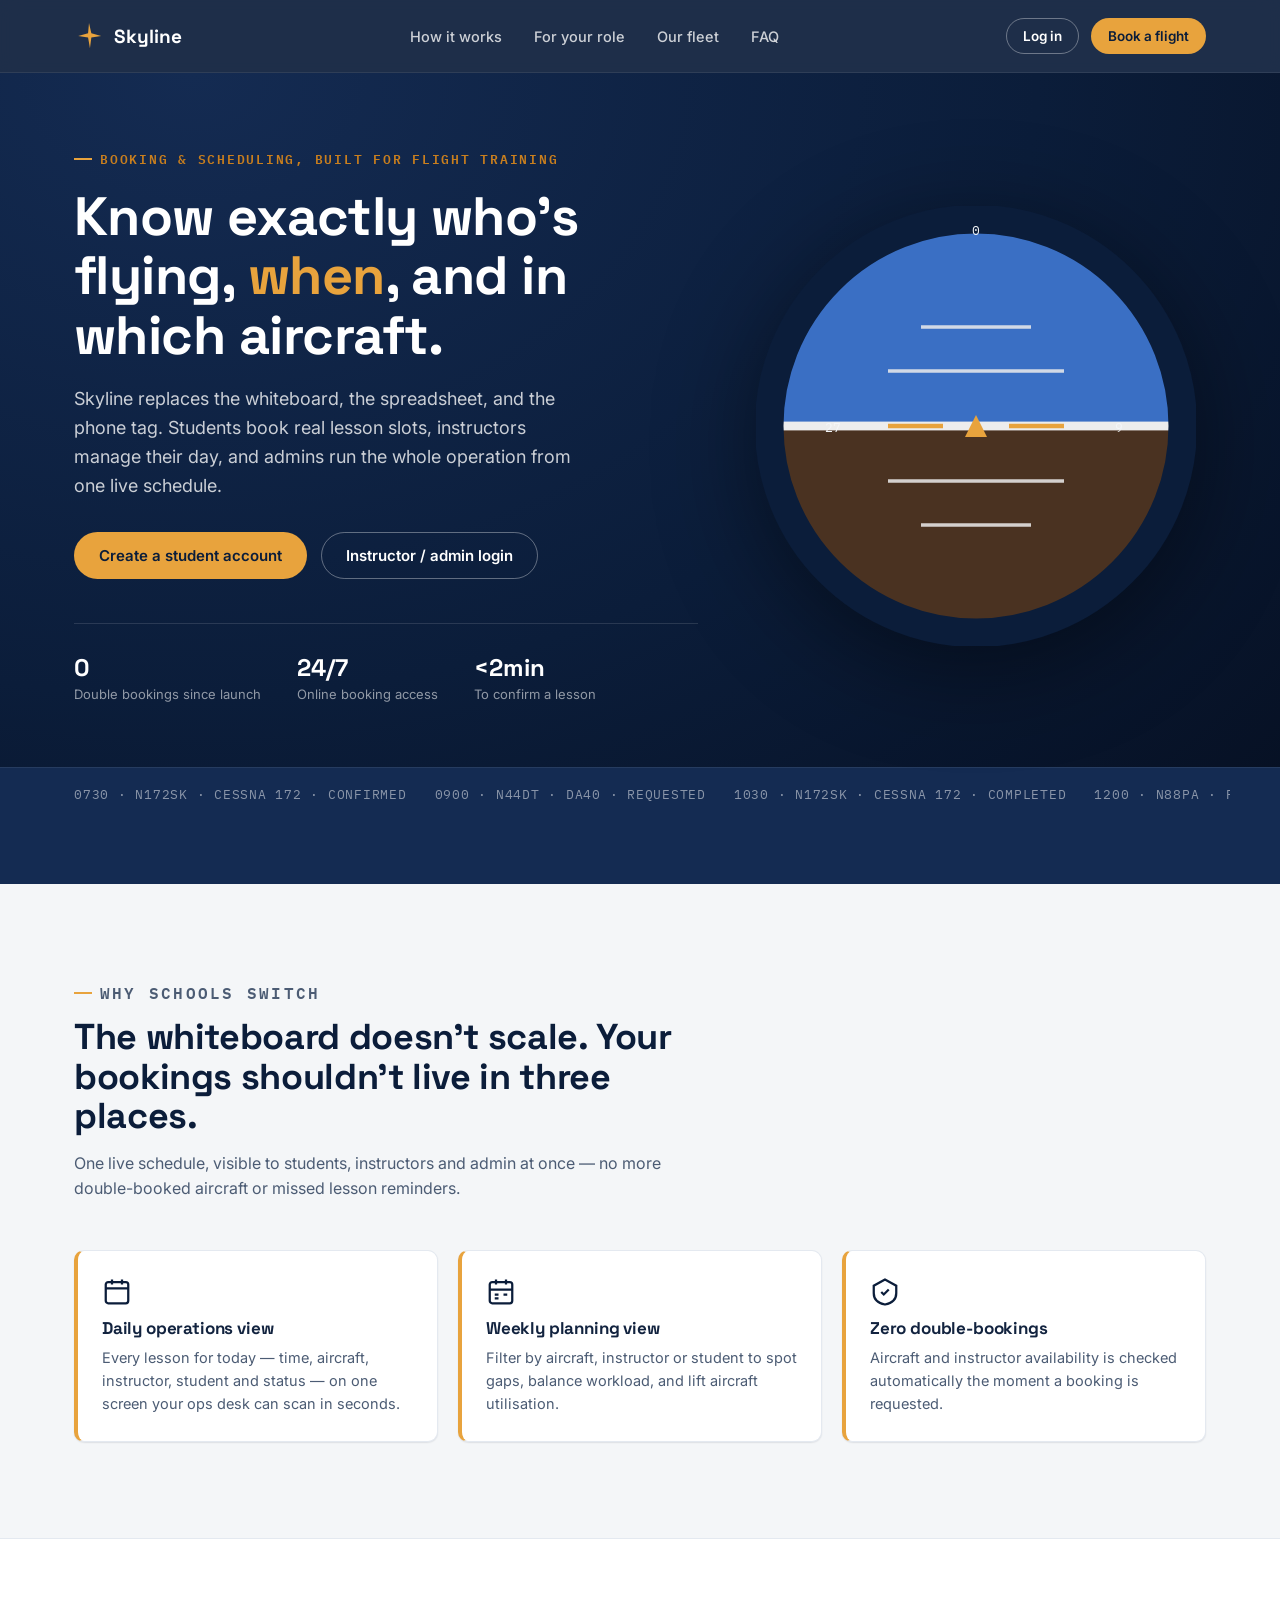
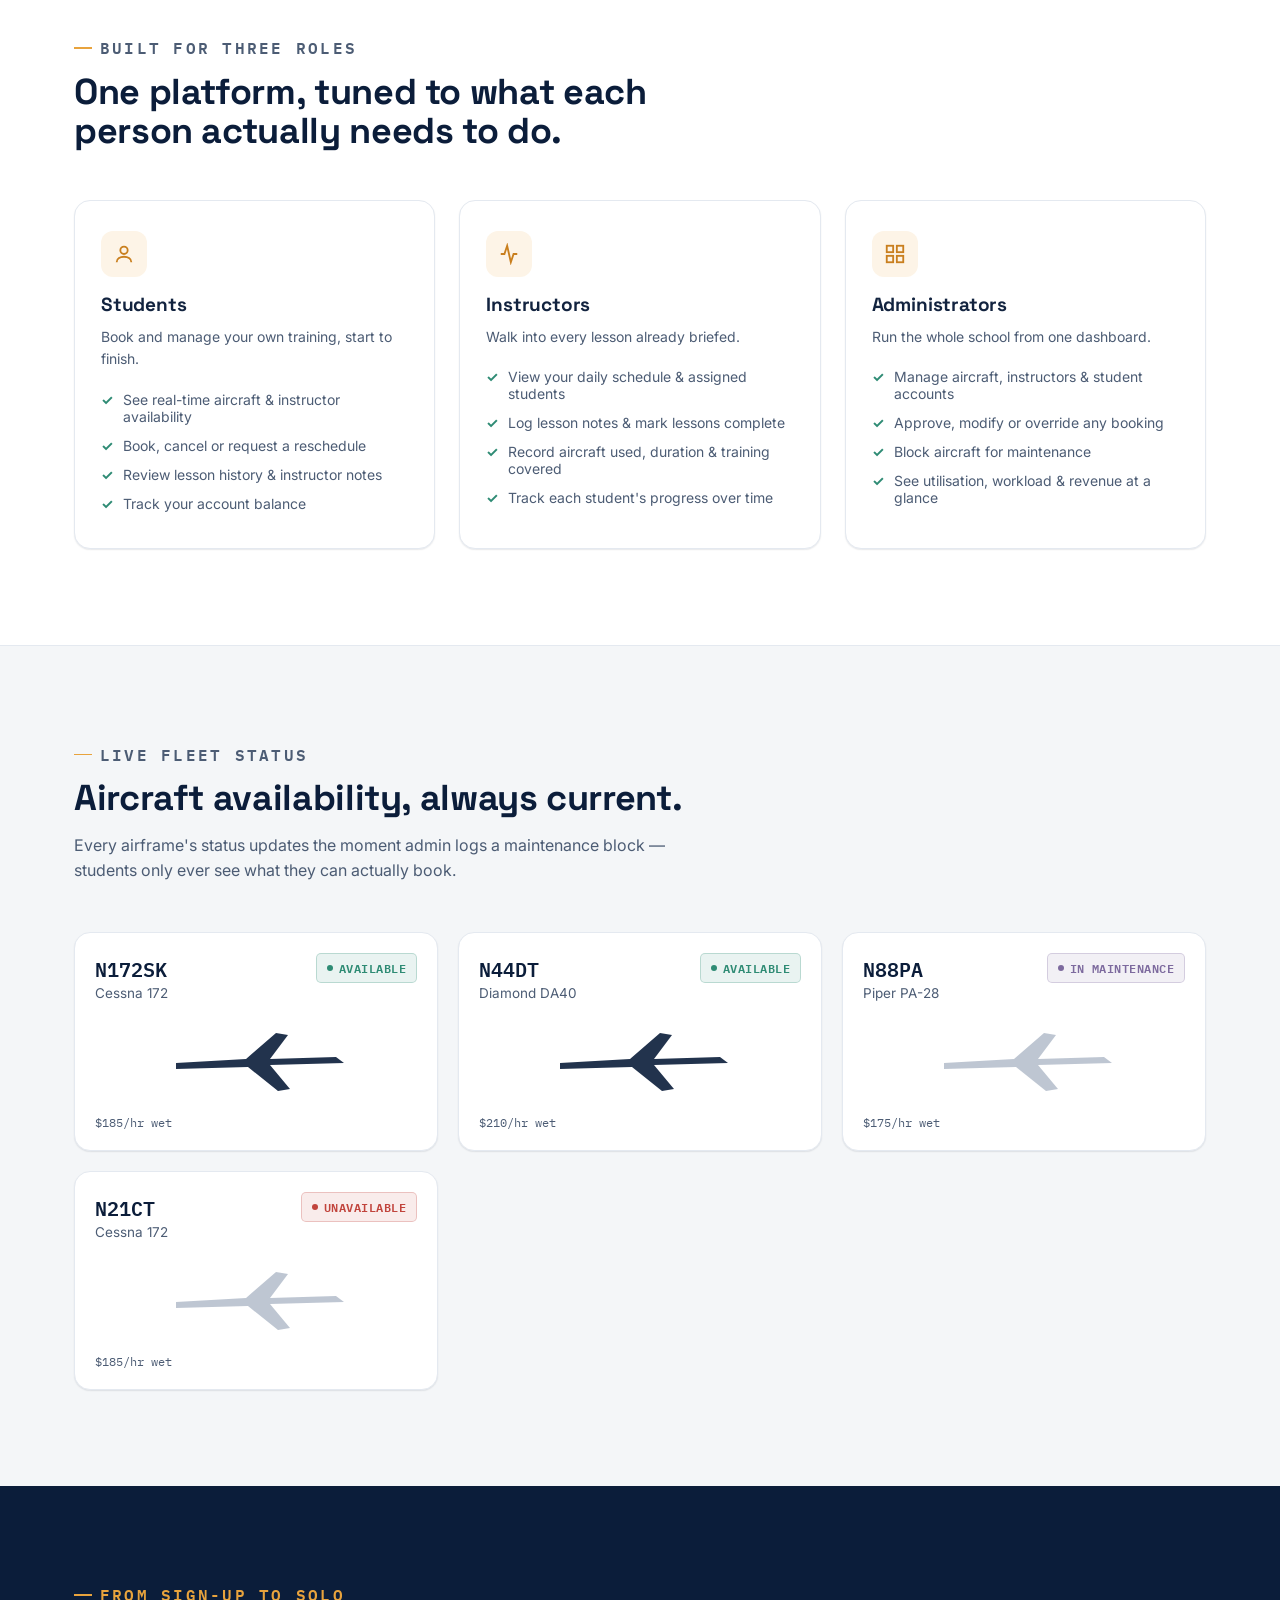
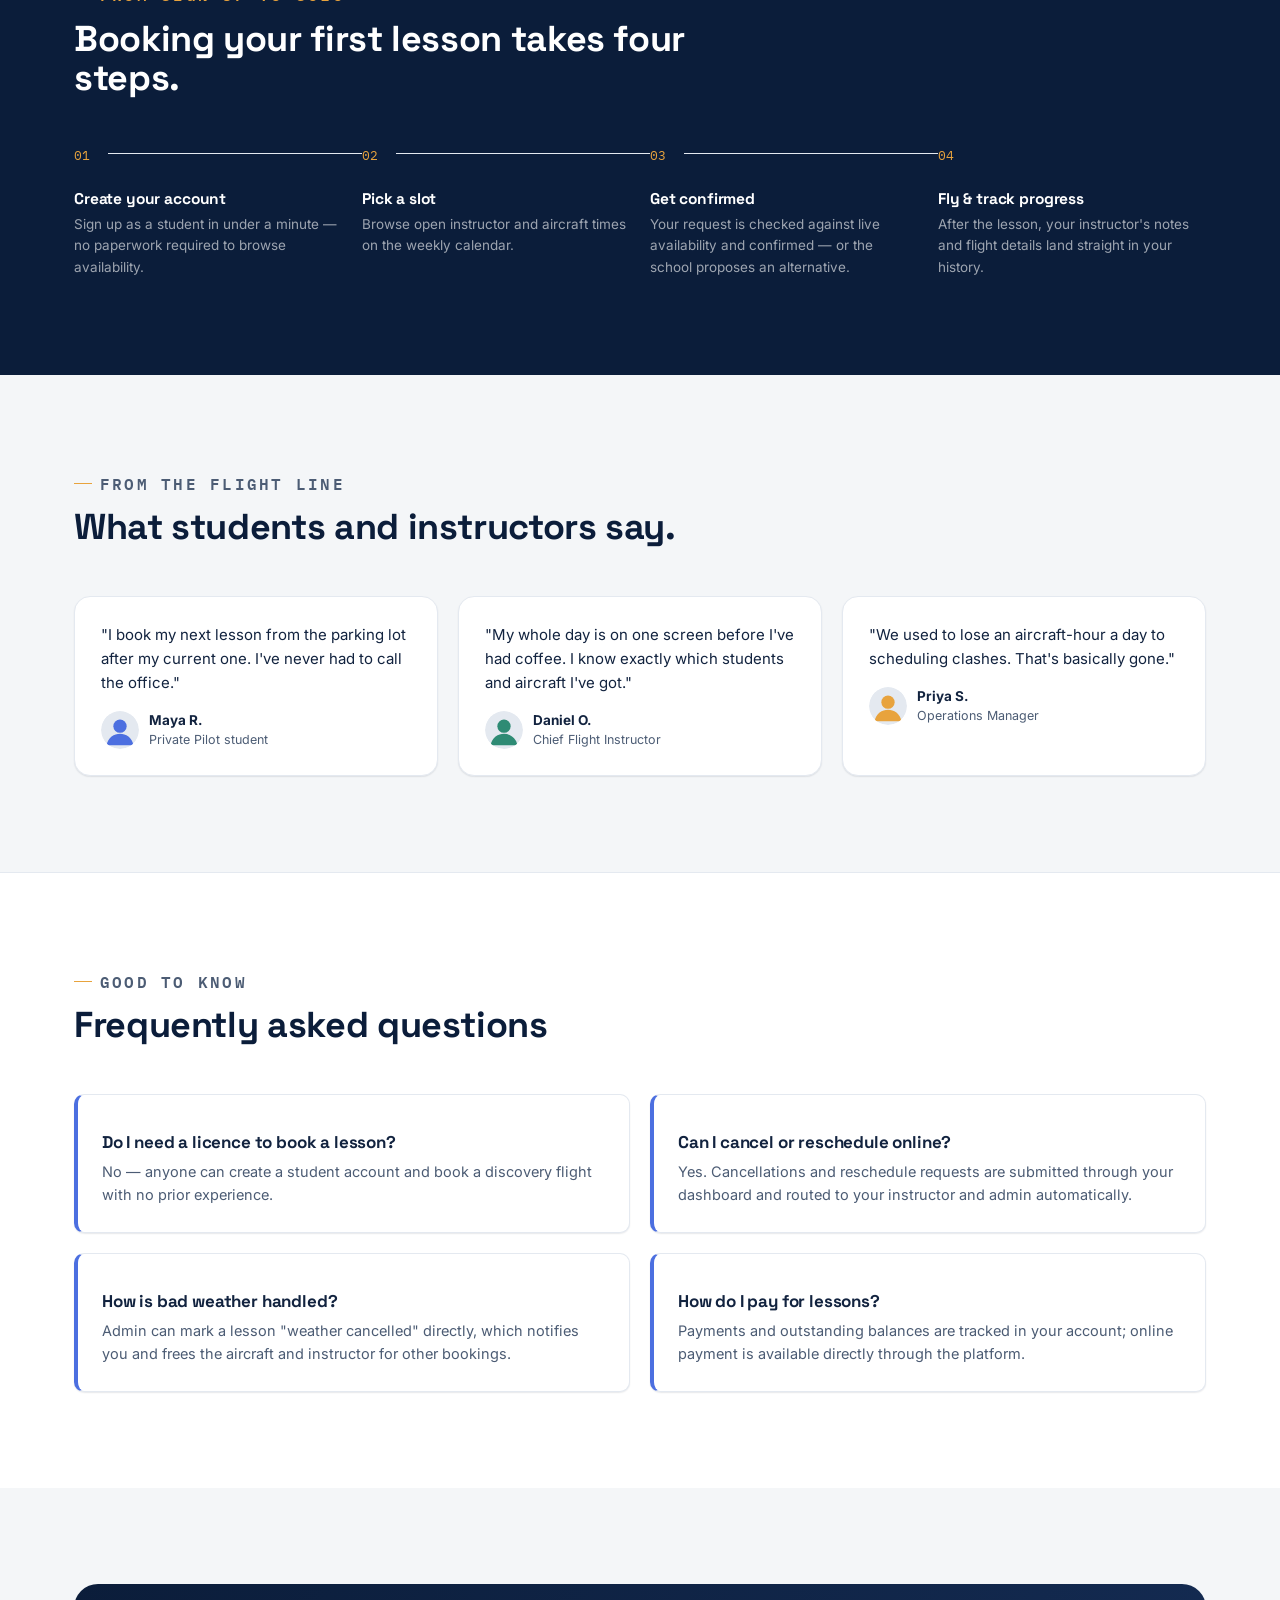
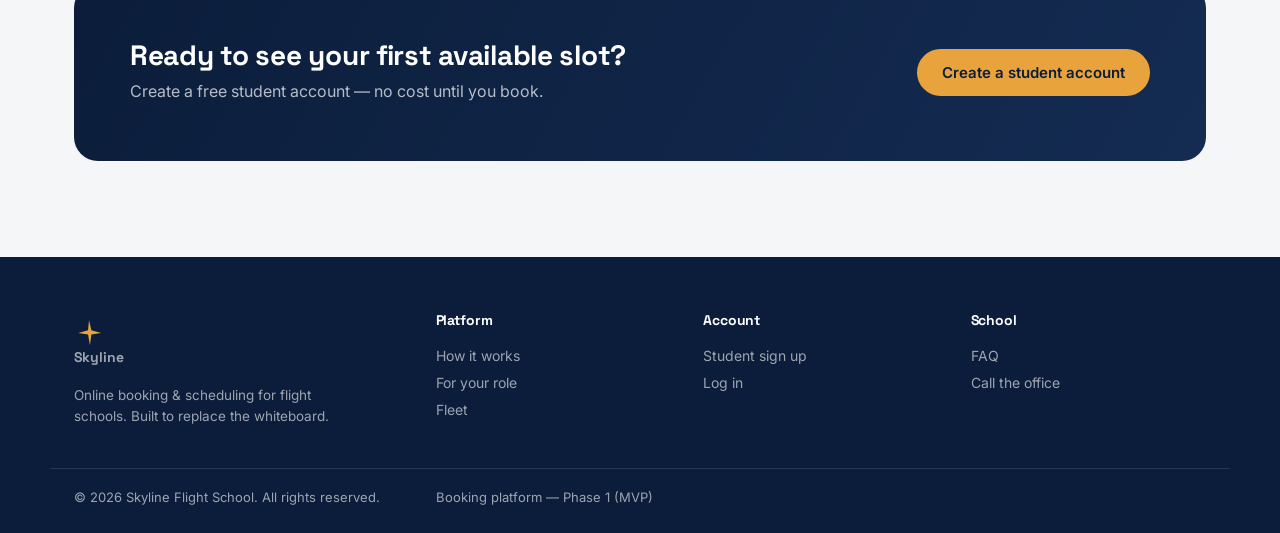
<file: index.html>
<!DOCTYPE html>
<html lang="en">
<head>
<meta charset="UTF-8">
<meta name="viewport" content="width=device-width, initial-scale=1.0">
<title>Skyline Flight School — Online Flight Lesson Booking &amp; Scheduling</title>
<meta name="description" content="Book flight lessons online in minutes. Skyline Flight School's booking platform shows real-time aircraft and instructor availability, so you always know what's flying, when, and with whom.">
<meta name="keywords" content="flight school booking, learn to fly, flight lesson scheduling, student pilot, flying lessons near me, aircraft booking system">
<link rel="canonical" href="https://www.skylineflightschool.example/">

<meta property="og:type" content="website">
<meta property="og:title" content="Skyline Flight School — Online Flight Lesson Booking">
<meta property="og:description" content="Real-time aircraft and instructor availability. Book, reschedule, and track your flight training online — no more phone tag.">
<meta property="og:url" content="https://www.skylineflightschool.example/">
<meta name="twitter:card" content="summary_large_image">

<link rel="preconnect" href="https://fonts.googleapis.com">
<link rel="stylesheet" href="css/styles.css">
<style>
  /* ---- Hero ---- */
  .hero{
    background:radial-gradient(120% 140% at 15% 0%, var(--sky-deep-2) 0%, var(--sky-deep) 55%, #060F21 100%);
    color:#fff; padding:76px 0 0; overflow:hidden; position:relative;
  }
  .hero .wrap{ display:grid; grid-template-columns:1fr 460px; gap:48px; align-items:center; padding-bottom:64px; }
  .hero h1{ font-size:clamp(34px,4.6vw,54px); font-weight:700; margin:18px 0 20px; }
  .hero h1 em{ font-style:normal; color:var(--beacon); }
  .hero p.lead{ font-size:18px; color:rgba(255,255,255,0.78); max-width:520px; margin-bottom:32px; }
  .hero-cta{ display:flex; gap:14px; flex-wrap:wrap; margin-bottom:44px; }
  .hero-stats{ display:flex; gap:36px; padding-top:28px; border-top:1px solid rgba(255,255,255,0.12); }
  .hero-stats div strong{ display:block; font-family:var(--font-display); font-size:24px; color:#fff; }
  .hero-stats div span{ font-size:13px; color:rgba(255,255,255,0.55); }

  /* Attitude indicator (signature element) */
  .horizon-wrap{ position:relative; width:100%; aspect-ratio:1/1; max-width:440px; justify-self:center; }
  .horizon-ring{ filter:drop-shadow(0 20px 50px rgba(0,0,0,0.45)); }
  .horizon-sky{ animation:tilt 9s ease-in-out infinite; transform-origin:200px 200px; }
  @keyframes tilt{ 0%,100%{ transform:rotate(-6deg) translateY(0); } 50%{ transform:rotate(5deg) translateY(-6px); } }
  .horizon-tick{ animation:none; }

  .strip-belt{ background:var(--sky-deep-2); border-top:1px solid rgba(255,255,255,0.08); padding:18px 0; }
  .strip-belt .wrap{ display:flex; gap:0; overflow:hidden; }
  .strip-track{ display:flex; gap:28px; animation:scroll-strip 26s linear infinite; white-space:nowrap; }
  .strip-track span{ font-family:var(--font-mono); font-size:12.5px; color:rgba(255,255,255,0.5); letter-spacing:0.06em; }
  @keyframes scroll-strip{ from{ transform:translateX(0);} to{ transform:translateX(-50%);} }

  /* ---- Problem / flight-strip cards ---- */
  .strip-card{
    background:var(--runway-card); border:1px solid var(--cloud); border-left:4px solid var(--beacon);
    border-radius:var(--radius-md); padding:26px 24px; box-shadow:var(--shadow-sm);
  }
  .strip-card h3{ font-size:17px; margin:12px 0 8px; }
  .strip-card p{ color:var(--ink-soft); font-size:14.5px; }
  .grid-3{ display:grid; grid-template-columns:repeat(3,1fr); gap:20px; }
  .grid-2{ display:grid; grid-template-columns:1fr 1fr; gap:20px; }
  @media (max-width:860px){ .grid-3,.grid-2{ grid-template-columns:1fr; } .hero .wrap{ grid-template-columns:1fr; } .horizon-wrap{ max-width:280px; } }

  .section-head{ max-width:620px; margin-bottom:48px; }
  .section-head h2{ font-size:clamp(26px,3.4vw,36px); margin:12px 0 14px; color:var(--sky-deep); }
  .section-head p{ color:var(--ink-soft); font-size:16px; }

  .section-alt{ background:var(--sky-deep); color:#fff; }
  .section-alt .section-head h2{ color:#fff; }
  .section-alt .section-head p{ color:rgba(255,255,255,0.65); }

  /* Role tabs */
  .role-grid{ display:grid; grid-template-columns:repeat(3,1fr); gap:24px; }
  .role-card{ padding:30px 26px; }
  .role-card .icon-badge{ width:46px; height:46px; border-radius:12px; display:flex; align-items:center; justify-content:center; background:rgba(232,163,61,0.12); margin-bottom:18px; }
  .role-card h3{ font-size:19px; margin-bottom:10px; }
  .role-card ul{ margin:14px 0 0; padding:0; list-style:none; }
  .role-card li{ font-size:14px; color:var(--ink-soft); padding:6px 0 6px 22px; position:relative; }
  .role-card li::before{ content:'✓'; position:absolute; left:0; color:var(--confirmed); font-weight:700; }
  @media (max-width:860px){ .role-grid{ grid-template-columns:1fr; } }

  /* Fleet */
  .fleet-card{ padding:20px; display:flex; flex-direction:column; gap:12px; }
  .fleet-top{ display:flex; justify-content:space-between; align-items:flex-start; }
  .fleet-reg{ font-family:var(--font-mono); font-size:20px; font-weight:600; color:var(--sky-deep); }
  .fleet-type{ font-size:13.5px; color:var(--ink-soft); }
  .fleet-plane{ width:100%; height:90px; }

  /* Steps timeline */
  .steps{ display:grid; grid-template-columns:repeat(4,1fr); gap:20px; counter-reset:step; }
  .step{ position:relative; padding-top:44px; }
  .step::before{ counter-increment:step; content:counter(step,decimal-leading-zero); font-family:var(--font-mono); font-size:13px; color:var(--beacon); position:absolute; top:0; left:0; }
  .step::after{ content:''; position:absolute; top:6px; left:34px; right:-20px; height:1px; background:var(--cloud); }
  .steps .step:last-child::after{ display:none; }
  .step h4{ font-size:15.5px; margin-bottom:6px; }
  .step p{ font-size:13.5px; color:var(--ink-soft); }
  @media (max-width:860px){ .steps{ grid-template-columns:1fr 1fr; } }

  /* Testimonials */
  .quote-card{ padding:26px; }
  .quote-card p{ font-size:15px; color:var(--ink); margin-bottom:16px; }
  .quote-who{ display:flex; align-items:center; gap:10px; }
  .avatar{ width:38px; height:38px; border-radius:50%; }
  .quote-who strong{ font-size:13.5px; display:block; }
  .quote-who span{ font-size:12.5px; color:var(--ink-soft); }

  .cta-band{ background:linear-gradient(120deg,var(--sky-deep),var(--sky-deep-2)); color:#fff; border-radius:24px; padding:56px; display:flex; justify-content:space-between; align-items:center; gap:24px; flex-wrap:wrap; }
  .cta-band h2{ font-size:28px; margin-bottom:8px; }
  .cta-band p{ color:rgba(255,255,255,0.7); }
</style>

<script type="application/ld+json">
{
  "@context": "https://schema.org",
  "@type": "FlightSchool",
  "name": "Skyline Flight School",
  "description": "Flight training school offering online lesson booking, private pilot licence and recreational pilot training.",
  "url": "https://www.skylineflightschool.example/",
  "telephone": "+1-555-0142",
  "address": {
    "@type": "PostalAddress",
    "addressLocality": "Your City",
    "addressCountry": "US"
  },
  "priceRange": "$$"
}
</script>
</head>
<body>

<nav class="nav">
  <div class="wrap">
    <a class="brand" href="index.html">
      <svg viewBox="0 0 32 32" fill="none"><path d="M16 2 L18.5 13 L29 16 L18.5 17.5 L17 29 L15 17.5 L4.5 16 L15 13 Z" fill="#E8A33D"/></svg>
      Skyline
    </a>
    <div class="nav-links">
      <a href="#how-it-works">How it works</a>
      <a href="#roles">For your role</a>
      <a href="#fleet">Our fleet</a>
      <a href="#faq">FAQ</a>
    </div>
    <div class="nav-cta">
      <a class="btn btn-outline btn-sm" href="login.html">Log in</a>
      <a class="btn btn-primary btn-sm" href="signup.html">Book a flight</a>
    </div>
  </div>
</nav>

<header class="hero">
  <div class="wrap">
    <div>
      <p class="eyebrow">Booking &amp; scheduling, built for flight training</p>
      <h1>Know exactly who's flying, <em>when</em>, and in which aircraft.</h1>
      <p class="lead">Skyline replaces the whiteboard, the spreadsheet, and the phone tag. Students book real lesson slots, instructors manage their day, and admins run the whole operation from one live schedule.</p>
      <div class="hero-cta">
        <a class="btn btn-primary" href="signup.html">Create a student account</a>
        <a class="btn btn-outline" href="login.html">Instructor / admin login</a>
      </div>
      <div class="hero-stats">
        <div><strong>0</strong><span>Double bookings since launch</span></div>
        <div><strong>24/7</strong><span>Online booking access</span></div>
        <div><strong>&lt;2min</strong><span>To confirm a lesson</span></div>
      </div>
    </div>

    <div class="horizon-wrap" aria-hidden="true">
      <svg viewBox="0 0 400 400" class="horizon-ring">
        <title>Artificial horizon instrument, representing precision and reliability</title>
        <circle cx="200" cy="200" r="188" fill="#0A1730" stroke="#2A3E63" stroke-width="10"/>
        <clipPath id="horizonClip"><circle cx="200" cy="200" r="176"/></clipPath>
        <g clip-path="url(#horizonClip)">
          <g class="horizon-sky">
            <rect x="-100" y="-200" width="600" height="400" fill="#3A6FC4"/>
            <rect x="-100" y="200" width="600" height="400" fill="#4A3221"/>
            <rect x="-100" y="196" width="600" height="8" fill="#EDEDED"/>
            <g stroke="#EDEDED" stroke-width="3" opacity="0.85">
              <line x1="120" y1="150" x2="280" y2="150"/>
              <line x1="150" y1="110" x2="250" y2="110"/>
              <line x1="120" y1="250" x2="280" y2="250"/>
              <line x1="150" y1="290" x2="250" y2="290"/>
            </g>
          </g>
        </g>
        <g stroke="#E8A33D" stroke-width="4">
          <line x1="120" y1="200" x2="170" y2="200"/>
          <line x1="230" y1="200" x2="280" y2="200"/>
          <polygon points="200,190 190,210 210,210" fill="#E8A33D" stroke="none"/>
        </g>
        <circle cx="200" cy="200" r="188" fill="none" stroke="#0B1D3A" stroke-width="26"/>
        <g fill="#F4F6F8" font-family="IBM Plex Mono" font-size="12">
          <text x="200" y="26" text-anchor="middle">0</text>
          <text x="330" y="205" text-anchor="middle">9</text>
          <text x="70" y="205" text-anchor="middle">27</text>
        </g>
      </svg>
    </div>
  </div>

  <div class="strip-belt">
    <div class="wrap">
      <div class="strip-track">
        <span>0730 · N172SK · CESSNA 172 · CONFIRMED</span>
        <span>0900 · N44DT · DA40 · REQUESTED</span>
        <span>1030 · N172SK · CESSNA 172 · COMPLETED</span>
        <span>1200 · N88PA · PA-28 · WEATHER CANCELLED</span>
        <span>1330 · N44DT · DA40 · CONFIRMED</span>
        <span>0730 · N172SK · CESSNA 172 · CONFIRMED</span>
        <span>0900 · N44DT · DA40 · REQUESTED</span>
        <span>1030 · N172SK · CESSNA 172 · COMPLETED</span>
        <span>1200 · N88PA · PA-28 · WEATHER CANCELLED</span>
        <span>1330 · N44DT · DA40 · CONFIRMED</span>
      </div>
    </div>
  </div>
</header>

<!-- PROBLEM / SOLUTION -->
<section id="how-it-works">
  <div class="wrap">
    <div class="section-head">
      <p class="eyebrow">Why schools switch</p>
      <h2>The whiteboard doesn't scale. Your bookings shouldn't live in three places.</h2>
      <p>One live schedule, visible to students, instructors and admin at once — no more double-booked aircraft or missed lesson reminders.</p>
    </div>
    <div class="grid-3">
      <div class="strip-card">
        <svg width="30" height="30" viewBox="0 0 24 24" fill="none" stroke="#0B1D3A" stroke-width="1.8"><rect x="3" y="4" width="18" height="17" rx="2"/><path d="M3 9h18M8 2v4M16 2v4"/></svg>
        <h3>Daily operations view</h3>
        <p>Every lesson for today — time, aircraft, instructor, student and status — on one screen your ops desk can scan in seconds.</p>
      </div>
      <div class="strip-card">
        <svg width="30" height="30" viewBox="0 0 24 24" fill="none" stroke="#0B1D3A" stroke-width="1.8"><rect x="3" y="4" width="18" height="17" rx="2"/><path d="M3 10h18M8 2v4M16 2v4"/><path d="M7 14h3M14 14h3M7 17h3"/></svg>
        <h3>Weekly planning view</h3>
        <p>Filter by aircraft, instructor or student to spot gaps, balance workload, and lift aircraft utilisation.</p>
      </div>
      <div class="strip-card">
        <svg width="30" height="30" viewBox="0 0 24 24" fill="none" stroke="#0B1D3A" stroke-width="1.8"><path d="M12 2 3 7v6c0 5 4 8 9 9 5-1 9-4 9-9V7l-9-5Z"/><path d="M9 12l2 2 4-4"/></svg>
        <h3>Zero double-bookings</h3>
        <p>Aircraft and instructor availability is checked automatically the moment a booking is requested.</p>
      </div>
    </div>
  </div>
</section>

<!-- ROLES -->
<section id="roles" style="background:var(--runway-card); border-top:1px solid var(--cloud); border-bottom:1px solid var(--cloud);">
  <div class="wrap">
    <div class="section-head">
      <p class="eyebrow">Built for three roles</p>
      <h2>One platform, tuned to what each person actually needs to do.</h2>
    </div>
    <div class="role-grid">
      <div class="card role-card">
        <div class="icon-badge"><svg width="22" height="22" viewBox="0 0 24 24" fill="none" stroke="#C97F1E" stroke-width="2"><circle cx="12" cy="8" r="4"/><path d="M4 21c0-4 4-6 8-6s8 2 8 6"/></svg></div>
        <h3>Students</h3>
        <p style="color:var(--ink-soft); font-size:14px;">Book and manage your own training, start to finish.</p>
        <ul>
          <li>See real-time aircraft &amp; instructor availability</li>
          <li>Book, cancel or request a reschedule</li>
          <li>Review lesson history &amp; instructor notes</li>
          <li>Track your account balance</li>
        </ul>
      </div>
      <div class="card role-card">
        <div class="icon-badge"><svg width="22" height="22" viewBox="0 0 24 24" fill="none" stroke="#C97F1E" stroke-width="2"><path d="M3 12h4l3-9 4 18 3-9h4"/></svg></div>
        <h3>Instructors</h3>
        <p style="color:var(--ink-soft); font-size:14px;">Walk into every lesson already briefed.</p>
        <ul>
          <li>View your daily schedule &amp; assigned students</li>
          <li>Log lesson notes &amp; mark lessons complete</li>
          <li>Record aircraft used, duration &amp; training covered</li>
          <li>Track each student's progress over time</li>
        </ul>
      </div>
      <div class="card role-card">
        <div class="icon-badge"><svg width="22" height="22" viewBox="0 0 24 24" fill="none" stroke="#C97F1E" stroke-width="2"><rect x="3" y="3" width="7" height="7"/><rect x="14" y="3" width="7" height="7"/><rect x="3" y="14" width="7" height="7"/><rect x="14" y="14" width="7" height="7"/></svg></div>
        <h3>Administrators</h3>
        <p style="color:var(--ink-soft); font-size:14px;">Run the whole school from one dashboard.</p>
        <ul>
          <li>Manage aircraft, instructors &amp; student accounts</li>
          <li>Approve, modify or override any booking</li>
          <li>Block aircraft for maintenance</li>
          <li>See utilisation, workload &amp; revenue at a glance</li>
        </ul>
      </div>
    </div>
  </div>
</section>

<!-- FLEET -->
<section id="fleet">
  <div class="wrap">
    <div class="section-head">
      <p class="eyebrow">Live fleet status</p>
      <h2>Aircraft availability, always current.</h2>
      <p>Every airframe's status updates the moment admin logs a maintenance block — students only ever see what they can actually book.</p>
    </div>
    <div class="grid-3" id="fleet-preview"><!-- filled by js/fleet-preview.js --></div>
  </div>
</section>

<!-- STEPS -->
<section class="section-alt">
  <div class="wrap">
    <div class="section-head">
      <p class="eyebrow" style="color:var(--beacon);">From sign-up to solo</p>
      <h2>Booking your first lesson takes four steps.</h2>
    </div>
    <div class="steps">
      <div class="step"><h4 style="color:#fff;">Create your account</h4><p style="color:rgba(255,255,255,0.6);">Sign up as a student in under a minute — no paperwork required to browse availability.</p></div>
      <div class="step"><h4 style="color:#fff;">Pick a slot</h4><p style="color:rgba(255,255,255,0.6);">Browse open instructor and aircraft times on the weekly calendar.</p></div>
      <div class="step"><h4 style="color:#fff;">Get confirmed</h4><p style="color:rgba(255,255,255,0.6);">Your request is checked against live availability and confirmed — or the school proposes an alternative.</p></div>
      <div class="step"><h4 style="color:#fff;">Fly &amp; track progress</h4><p style="color:rgba(255,255,255,0.6);">After the lesson, your instructor's notes and flight details land straight in your history.</p></div>
    </div>
  </div>
</section>

<!-- TESTIMONIALS -->
<section>
  <div class="wrap">
    <div class="section-head">
      <p class="eyebrow">From the flight line</p>
      <h2>What students and instructors say.</h2>
    </div>
    <div class="grid-3">
      <div class="card quote-card">
        <p>"I book my next lesson from the parking lot after my current one. I've never had to call the office."</p>
        <div class="quote-who"><svg class="avatar" viewBox="0 0 40 40"><circle cx="20" cy="20" r="20" fill="#E4E9F0"/><circle cx="20" cy="16" r="7" fill="#4C6FE0"/><path d="M6 36c1-8 8-12 14-12s13 4 14 12" fill="#4C6FE0"/></svg><div><strong>Maya R.</strong><span>Private Pilot student</span></div></div>
      </div>
      <div class="card quote-card">
        <p>"My whole day is on one screen before I've had coffee. I know exactly which students and aircraft I've got."</p>
        <div class="quote-who"><svg class="avatar" viewBox="0 0 40 40"><circle cx="20" cy="20" r="20" fill="#E4E9F0"/><circle cx="20" cy="16" r="7" fill="#2E8B74"/><path d="M6 36c1-8 8-12 14-12s13 4 14 12" fill="#2E8B74"/></svg><div><strong>Daniel O.</strong><span>Chief Flight Instructor</span></div></div>
      </div>
      <div class="card quote-card">
        <p>"We used to lose an aircraft-hour a day to scheduling clashes. That's basically gone."</p>
        <div class="quote-who"><svg class="avatar" viewBox="0 0 40 40"><circle cx="20" cy="20" r="20" fill="#E4E9F0"/><circle cx="20" cy="16" r="7" fill="#E8A33D"/><path d="M6 36c1-8 8-12 14-12s13 4 14 12" fill="#E8A33D"/></svg><div><strong>Priya S.</strong><span>Operations Manager</span></div></div>
      </div>
    </div>
  </div>
</section>

<!-- FAQ -->
<section id="faq" style="background:var(--runway-card); border-top:1px solid var(--cloud);">
  <div class="wrap">
    <div class="section-head"><p class="eyebrow">Good to know</p><h2>Frequently asked questions</h2></div>
    <div class="grid-2">
      <div class="strip-card" style="border-left-color:var(--requested);"><h3>Do I need a licence to book a lesson?</h3><p>No — anyone can create a student account and book a discovery flight with no prior experience.</p></div>
      <div class="strip-card" style="border-left-color:var(--requested);"><h3>Can I cancel or reschedule online?</h3><p>Yes. Cancellations and reschedule requests are submitted through your dashboard and routed to your instructor and admin automatically.</p></div>
      <div class="strip-card" style="border-left-color:var(--requested);"><h3>How is bad weather handled?</h3><p>Admin can mark a lesson "weather cancelled" directly, which notifies you and frees the aircraft and instructor for other bookings.</p></div>
      <div class="strip-card" style="border-left-color:var(--requested);"><h3>How do I pay for lessons?</h3><p>Payments and outstanding balances are tracked in your account; online payment is available directly through the platform.</p></div>
    </div>
  </div>
</section>

<!-- CTA -->
<section>
  <div class="wrap">
    <div class="cta-band">
      <div>
        <h2>Ready to see your first available slot?</h2>
        <p>Create a free student account — no cost until you book.</p>
      </div>
      <a class="btn btn-primary" href="signup.html">Create a student account</a>
    </div>
  </div>
</section>

<footer class="footer">
  <div class="wrap">
    <div>
      <a class="brand" href="index.html" style="margin-bottom:14px;">
        <svg viewBox="0 0 32 32" fill="none"><path d="M16 2 L18.5 13 L29 16 L18.5 17.5 L17 29 L15 17.5 L4.5 16 L15 13 Z" fill="#E8A33D"/></svg>
        Skyline
      </a>
      <p style="max-width:260px; font-size:13.5px;">Online booking &amp; scheduling for flight schools. Built to replace the whiteboard.</p>
    </div>
    <div><h4>Platform</h4><a href="#how-it-works">How it works</a><a href="#roles">For your role</a><a href="#fleet">Fleet</a></div>
    <div><h4>Account</h4><a href="signup.html">Student sign up</a><a href="login.html">Log in</a></div>
    <div><h4>School</h4><a href="#faq">FAQ</a><a href="tel:+15550142">Call the office</a></div>
  </div>
  <div class="wrap footer-bottom">
    <span>© 2026 Skyline Flight School. All rights reserved.</span>
    <span>Booking platform — Phase 1 (MVP)</span>
  </div>
</footer>

<script src="js/fleet-preview.js" type="module"></script>
</body>
</html>
</file>
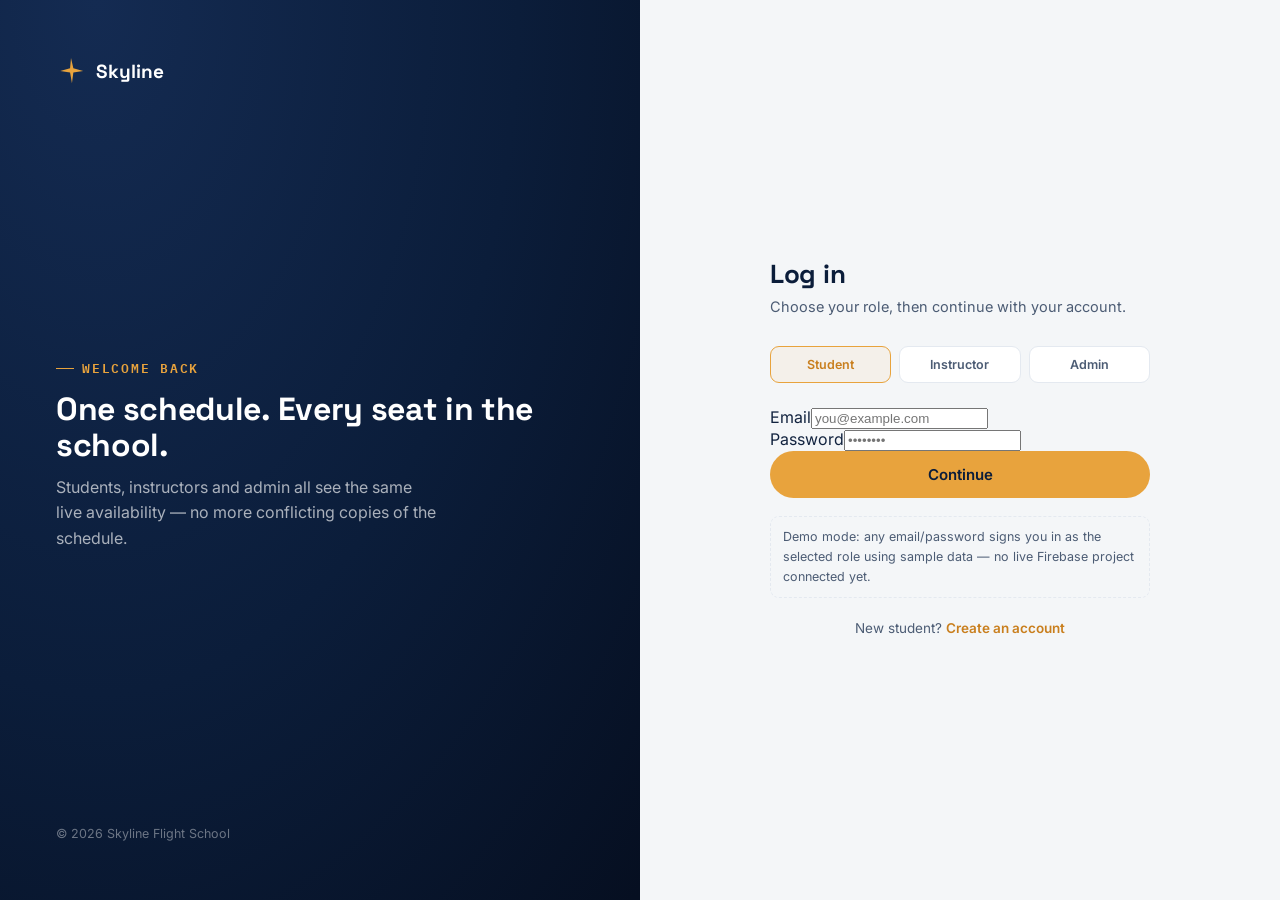
<file: login.html>
<!DOCTYPE html>
<html lang="en">
<head>
<meta charset="UTF-8">
<meta name="viewport" content="width=device-width, initial-scale=1.0">
<title>Log In — Skyline Flight School</title>
<meta name="description" content="Log in to your Skyline Flight School student, instructor, or admin account.">
<meta name="robots" content="noindex">
<link rel="stylesheet" href="css/styles.css">
<style>
  .auth-wrap{ min-height:100vh; display:grid; grid-template-columns:1fr 1fr; }
  .auth-visual{ background:radial-gradient(120% 140% at 15% 0%, var(--sky-deep-2) 0%, var(--sky-deep) 55%, #060F21 100%); color:#fff; padding:56px; display:flex; flex-direction:column; justify-content:space-between; }
  .auth-form-side{ display:flex; align-items:center; justify-content:center; padding:40px; }
  .auth-box{ width:100%; max-width:380px; }
  .auth-box h1{ font-size:26px; color:var(--sky-deep); margin-bottom:6px; }
  .auth-box p.sub{ color:var(--ink-soft); font-size:14.5px; margin-bottom:28px; }
  .role-pick{ display:grid; grid-template-columns:repeat(3,1fr); gap:8px; margin-bottom:24px; }
  .role-pick button{ padding:10px 6px; border-radius:9px; border:1.5px solid var(--cloud); background:#fff; font-size:12.5px; font-weight:600; color:var(--ink-soft); }
  .role-pick button.active{ border-color:var(--beacon); color:var(--beacon-deep); background:rgba(232,163,61,0.08); }
  .demo-note{ font-size:12.5px; color:var(--ink-soft); background:var(--runway); border:1px dashed var(--cloud); padding:10px 12px; border-radius:9px; margin-top:18px; }
  .auth-foot{ margin-top:20px; font-size:13.5px; color:var(--ink-soft); text-align:center; }
  @media (max-width:860px){ .auth-visual{ display:none; } }
</style>
</head>
<body>
<div class="auth-wrap">
  <div class="auth-visual">
    <a class="brand" href="index.html"><svg viewBox="0 0 32 32" fill="none"><path d="M16 2 L18.5 13 L29 16 L18.5 17.5 L17 29 L15 17.5 L4.5 16 L15 13 Z" fill="#E8A33D"/></svg>Skyline</a>
    <div>
      <p class="eyebrow" style="color:var(--beacon);">Welcome back</p>
      <h2 style="color:#fff; font-size:32px; margin:14px 0 12px;">One schedule. Every seat in the school.</h2>
      <p style="color:rgba(255,255,255,0.65); max-width:380px;">Students, instructors and admin all see the same live availability — no more conflicting copies of the schedule.</p>
    </div>
    <p style="font-size:12.5px; color:rgba(255,255,255,0.4);">© 2026 Skyline Flight School</p>
  </div>

  <div class="auth-form-side">
    <div class="auth-box">
      <h1>Log in</h1>
      <p class="sub">Choose your role, then continue with your account.</p>

      <div class="role-pick" role="group" aria-label="Account type">
        <button type="button" data-role="student" class="active">Student</button>
        <button type="button" data-role="instructor">Instructor</button>
        <button type="button" data-role="admin">Admin</button>
      </div>

      <form id="loginForm">
        <div class="field"><label for="email">Email</label><input id="email" type="email" placeholder="you@example.com" required></div>
        <div class="field"><label for="pw">Password</label><input id="pw" type="password" placeholder="••••••••" required></div>
        <button class="btn btn-primary btn-block" type="submit">Continue</button>
      </form>

      <p class="demo-note">Demo mode: any email/password signs you in as the selected role using sample data — no live Firebase project connected yet.</p>
      <p class="auth-foot">New student? <a href="signup.html" style="color:var(--beacon-deep); font-weight:600;">Create an account</a></p>
    </div>
  </div>
</div>

<script type="module">
  import { demoSignIn, DEMO_MODE } from './js/firebase-init.js';

  let role = 'student';
  document.querySelectorAll('.role-pick button').forEach(btn => {
    btn.addEventListener('click', () => {
      document.querySelectorAll('.role-pick button').forEach(b => b.classList.remove('active'));
      btn.classList.add('active');
      role = btn.dataset.role;
    });
  });

  document.getElementById('loginForm').addEventListener('submit', (e) => {
    e.preventDefault();
    // TODO(firebase): replace with signInWithEmailAndPassword(auth, email, password)
    // then read the users/{uid} doc to get `role` and redirect accordingly.
    demoSignIn(role);
    const dest = { student:'app/student.html', instructor:'app/instructor.html', admin:'app/admin.html' }[role];
    window.location.href = dest;
  });
</script>
</body>
</html>
</file>
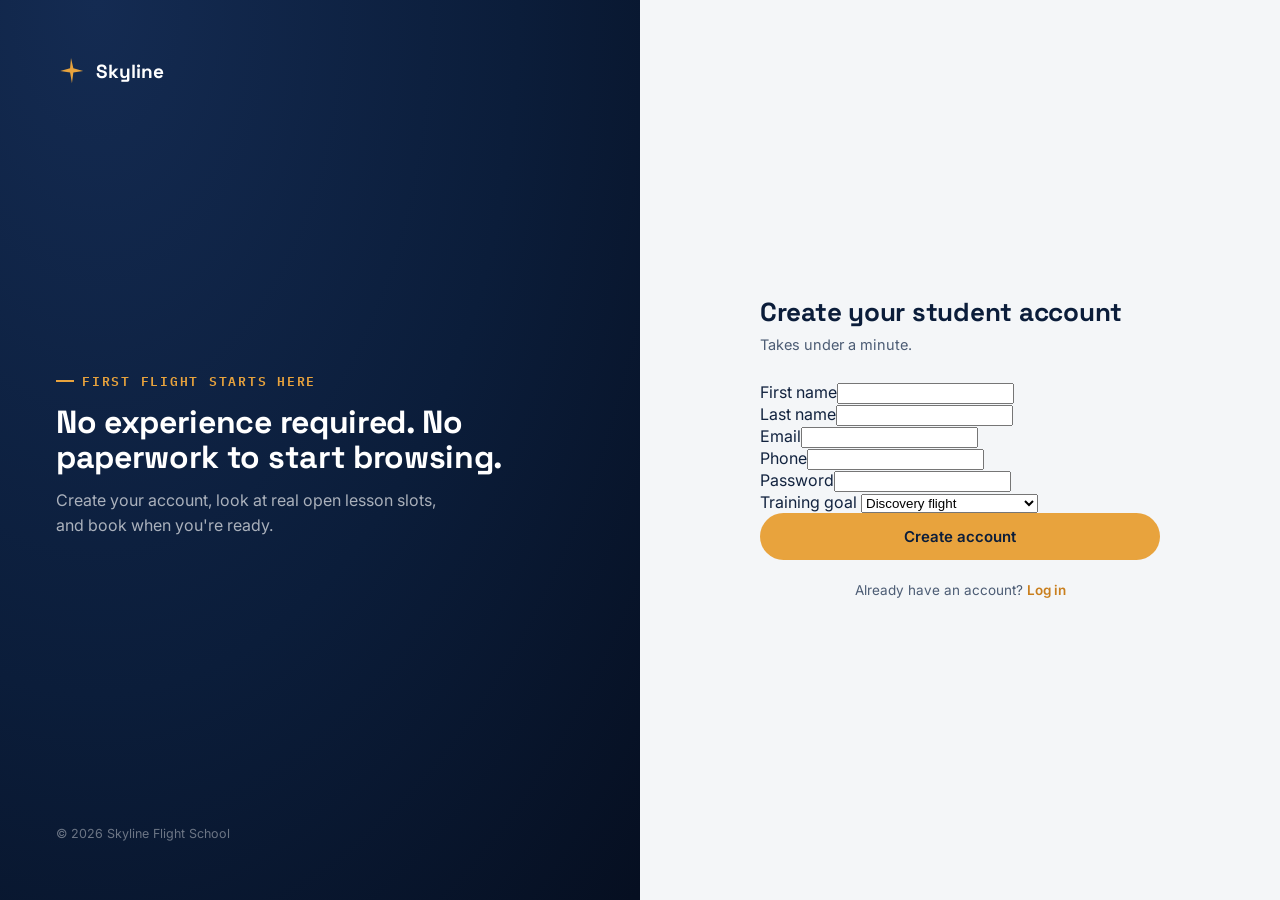
<file: signup.html>
<!DOCTYPE html>
<html lang="en">
<head>
<meta charset="UTF-8">
<meta name="viewport" content="width=device-width, initial-scale=1.0">
<title>Create a Student Account — Skyline Flight School</title>
<meta name="description" content="Create a free Skyline Flight School student account to browse instructor and aircraft availability and book your first lesson.">
<link rel="stylesheet" href="css/styles.css">
<style>
  .auth-wrap{ min-height:100vh; display:grid; grid-template-columns:1fr 1fr; }
  .auth-visual{ background:radial-gradient(120% 140% at 15% 0%, var(--sky-deep-2) 0%, var(--sky-deep) 55%, #060F21 100%); color:#fff; padding:56px; display:flex; flex-direction:column; justify-content:space-between; }
  .auth-form-side{ display:flex; align-items:center; justify-content:center; padding:40px; }
  .auth-box{ width:100%; max-width:400px; }
  .auth-box h1{ font-size:26px; color:var(--sky-deep); margin-bottom:6px; }
  .auth-box p.sub{ color:var(--ink-soft); font-size:14.5px; margin-bottom:26px; }
  .auth-foot{ margin-top:20px; font-size:13.5px; color:var(--ink-soft); text-align:center; }
  @media (max-width:860px){ .auth-visual{ display:none; } }
</style>
</head>
<body>
<div class="auth-wrap">
  <div class="auth-visual">
    <a class="brand" href="index.html"><svg viewBox="0 0 32 32" fill="none"><path d="M16 2 L18.5 13 L29 16 L18.5 17.5 L17 29 L15 17.5 L4.5 16 L15 13 Z" fill="#E8A33D"/></svg>Skyline</a>
    <div>
      <p class="eyebrow" style="color:var(--beacon);">First flight starts here</p>
      <h2 style="color:#fff; font-size:32px; margin:14px 0 12px;">No experience required. No paperwork to start browsing.</h2>
      <p style="color:rgba(255,255,255,0.65); max-width:380px;">Create your account, look at real open lesson slots, and book when you're ready.</p>
    </div>
    <p style="font-size:12.5px; color:rgba(255,255,255,0.4);">© 2026 Skyline Flight School</p>
  </div>

  <div class="auth-form-side">
    <div class="auth-box">
      <h1>Create your student account</h1>
      <p class="sub">Takes under a minute.</p>

      <form id="signupForm">
        <div class="field-row">
          <div class="field"><label for="fname">First name</label><input id="fname" required></div>
          <div class="field"><label for="lname">Last name</label><input id="lname" required></div>
        </div>
        <div class="field"><label for="email">Email</label><input id="email" type="email" required></div>
        <div class="field"><label for="phone">Phone</label><input id="phone" type="tel" required></div>
        <div class="field"><label for="pw">Password</label><input id="pw" type="password" required></div>
        <div class="field">
          <label for="goal">Training goal</label>
          <select id="goal">
            <option>Discovery flight</option>
            <option>Recreational Pilot Licence</option>
            <option>Private Pilot Licence</option>
            <option>Instrument Rating</option>
          </select>
        </div>
        <button class="btn btn-primary btn-block" type="submit">Create account</button>
      </form>
      <p class="auth-foot">Already have an account? <a href="login.html" style="color:var(--beacon-deep); font-weight:600;">Log in</a></p>
    </div>
  </div>
</div>

<script type="module">
  import { demoSignIn } from './js/firebase-init.js';
  document.getElementById('signupForm').addEventListener('submit', (e) => {
    e.preventDefault();
    // TODO(firebase): createUserWithEmailAndPassword(auth, email, password)
    // then setDoc(doc(db,'users',uid), { role:'student', name, email, phone, balance:0, createdAt:serverTimestamp() })
    demoSignIn('student');
    window.location.href = 'app/student.html';
  });
</script>
</body>
</html>
</file>
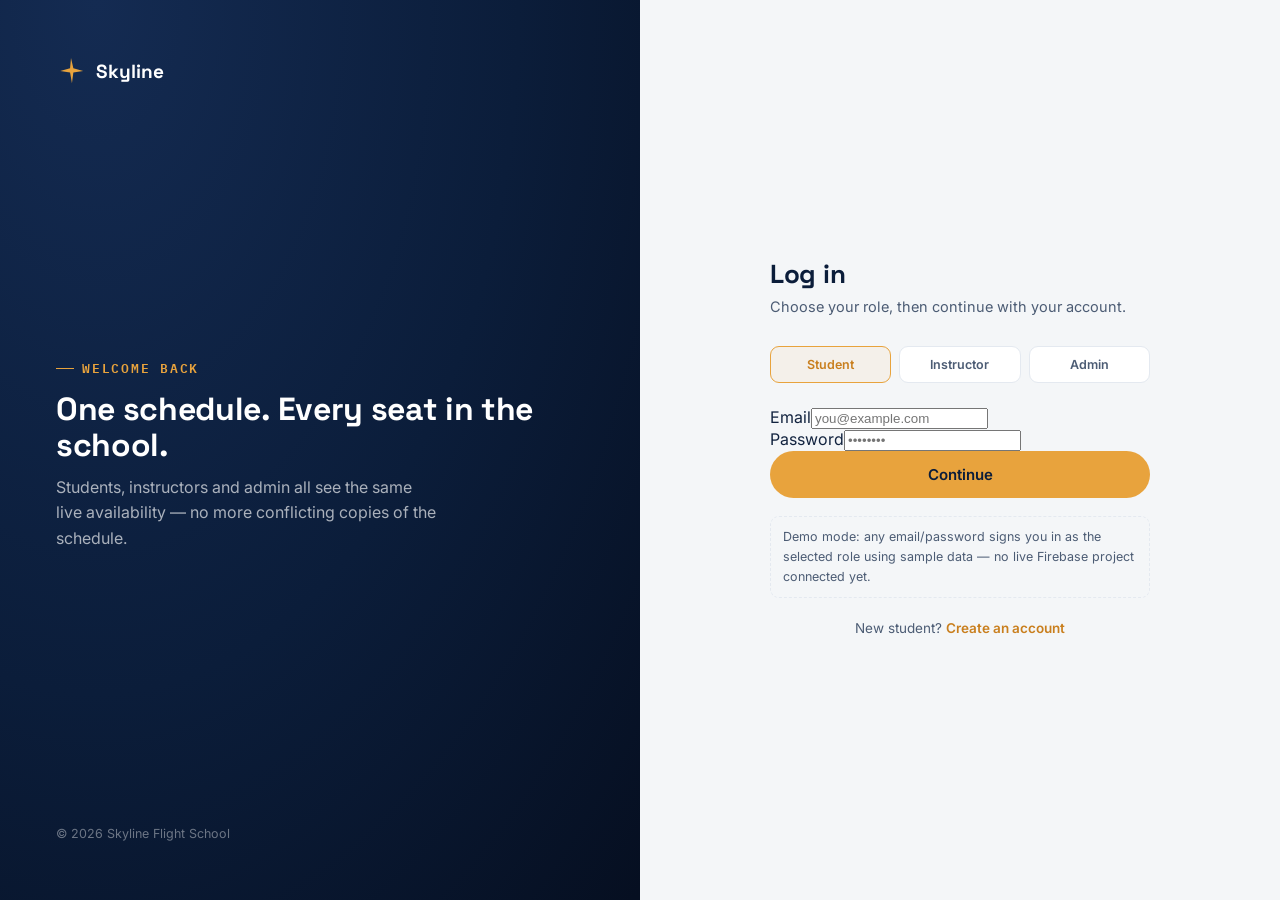
<file: app/admin.html>
<!DOCTYPE html>
<html lang="en">
<head>
<meta charset="UTF-8">
<meta name="viewport" content="width=device-width, initial-scale=1.0">
<title>Admin Dashboard — Skyline Flight School</title>
<meta name="robots" content="noindex">
<link rel="stylesheet" href="../css/styles.css">
<link rel="stylesheet" href="../css/app.css">
</head>
<body class="app">
<div class="app-shell" id="app-shell-root"></div>

<template id="tpl-main">
  <div class="app-top">
    <div><h1>Operations dashboard</h1><p>Everything flying, everyone flying it — in one place.</p></div>
  </div>

  <div class="kpi-row">
    <div class="card kpi"><span>Today's flights</span><strong id="kpiFlights">–</strong></div>
    <div class="card kpi"><span>Aircraft utilisation</span><strong id="kpiUtil">–</strong><small>this week</small></div>
    <div class="card kpi"><span>Active students</span><strong id="kpiStudents">–</strong></div>
    <div class="card kpi"><span>Revenue (30d)</span><strong id="kpiRevenue">–</strong></div>
  </div>

  <!-- DAILY CALENDAR -->
  <div class="panel" id="daily">
    <div class="panel-head">
      <h2>Daily calendar</h2>
      <div class="cal-toolbar">
        <div class="cal-nav">
          <button id="dayPrev" aria-label="Previous day">&larr;</button>
          <span class="cal-label" id="dayLabel">–</span>
          <button id="dayNext" aria-label="Next day">&rarr;</button>
        </div>
      </div>
    </div>
    <div id="dailyList"></div>
  </div>

  <!-- WEEKLY CALENDAR -->
  <div class="panel" id="weekly">
    <div class="panel-head">
      <h2>Weekly calendar</h2>
      <div class="cal-toolbar">
        <select id="filterAircraft"><option value="">All aircraft</option></select>
        <select id="filterInstructor"><option value="">All instructors</option></select>
        <div class="cal-nav">
          <button id="weekPrev" aria-label="Previous week">&larr;</button>
          <span class="cal-label" id="weekLabel">–</span>
          <button id="weekNext" aria-label="Next week">&rarr;</button>
        </div>
      </div>
    </div>
    <div id="weeklyGrid" style="overflow-x:auto;"></div>
  </div>

  <!-- AIRCRAFT -->
  <div class="panel" id="aircraft">
    <div class="panel-head"><h2>Aircraft</h2><button class="btn btn-sm btn-dark" id="addAircraftBtn">+ Add aircraft</button></div>
    <table class="data-table">
      <thead><tr><th>Registration</th><th>Type</th><th>Rate</th><th>Status</th><th></th></tr></thead>
      <tbody id="aircraftBody"></tbody>
    </table>
  </div>

  <!-- INSTRUCTORS -->
  <div class="panel" id="instructors">
    <div class="panel-head"><h2>Instructors</h2><button class="btn btn-sm btn-dark" id="addInstructorBtn">+ Add instructor</button></div>
    <table class="data-table">
      <thead><tr><th>Name</th><th>Rating</th><th>Lessons this week</th></tr></thead>
      <tbody id="instructorsBody"></tbody>
    </table>
  </div>

  <!-- STUDENTS -->
  <div class="panel" id="students">
    <div class="panel-head"><h2>Students</h2></div>
    <table class="data-table">
      <thead><tr><th>Name</th><th>Contact</th><th>Goal</th><th>Balance</th></tr></thead>
      <tbody id="studentsBody"></tbody>
    </table>
  </div>

  <!-- REPORTS -->
  <div class="panel" id="reports">
    <div class="panel-head"><h2>Reports snapshot</h2></div>
    <div class="grid-3" style="display:grid; grid-template-columns:repeat(3,1fr); gap:16px;">
      <div class="card" style="padding:18px;"><h3 style="font-size:14px; margin-bottom:10px;">Bookings by status (this week)</h3><div id="reportStatus" style="font-size:13.5px; color:var(--ink-soft);"></div></div>
      <div class="card" style="padding:18px;"><h3 style="font-size:14px; margin-bottom:10px;">Instructor workload (this week)</h3><div id="reportWorkload" style="font-size:13.5px; color:var(--ink-soft);"></div></div>
      <div class="card" style="padding:18px;"><h3 style="font-size:14px; margin-bottom:10px;">Aircraft utilisation (this week)</h3><div id="reportUtil" style="font-size:13.5px; color:var(--ink-soft);"></div></div>
    </div>
  </div>
</template>

<!-- Aircraft modal -->
<div class="modal-backdrop" id="aircraftModal">
  <div class="modal">
    <div class="modal-head"><h3 id="aircraftModalTitle">Add aircraft</h3><button class="modal-close" data-close="aircraftModal">&times;</button></div>
    <form id="aircraftForm">
      <input type="hidden" id="ac-id">
      <div class="field-row">
        <div class="field"><label>Registration</label><input id="ac-reg" required placeholder="N123AB"></div>
        <div class="field"><label>Type</label><input id="ac-type" required placeholder="Cessna 172"></div>
      </div>
      <div class="field-row">
        <div class="field"><label>Hourly rate ($)</label><input id="ac-rate" type="number" required value="185"></div>
        <div class="field"><label>Status</label>
          <select id="ac-status">
            <option value="available">Available</option>
            <option value="maintenance">Maintenance</option>
            <option value="unavailable">Unavailable</option>
          </select>
        </div>
      </div>
      <button class="btn btn-primary btn-block" type="submit">Save aircraft</button>
    </form>
  </div>
</div>

<!-- Instructor modal -->
<div class="modal-backdrop" id="instructorModal">
  <div class="modal">
    <div class="modal-head"><h3>Add instructor</h3><button class="modal-close" data-close="instructorModal">&times;</button></div>
    <form id="instructorForm">
      <div class="field"><label>Name</label><input id="in-name" required></div>
      <div class="field"><label>Rating / certificates</label><input id="in-rating" required placeholder="CFI, CFII"></div>
      <button class="btn btn-primary btn-block" type="submit">Save instructor</button>
    </form>
  </div>
</div>

<script type="module" src="../js/admin-app.js"></script>
</body>
</html>
</file>
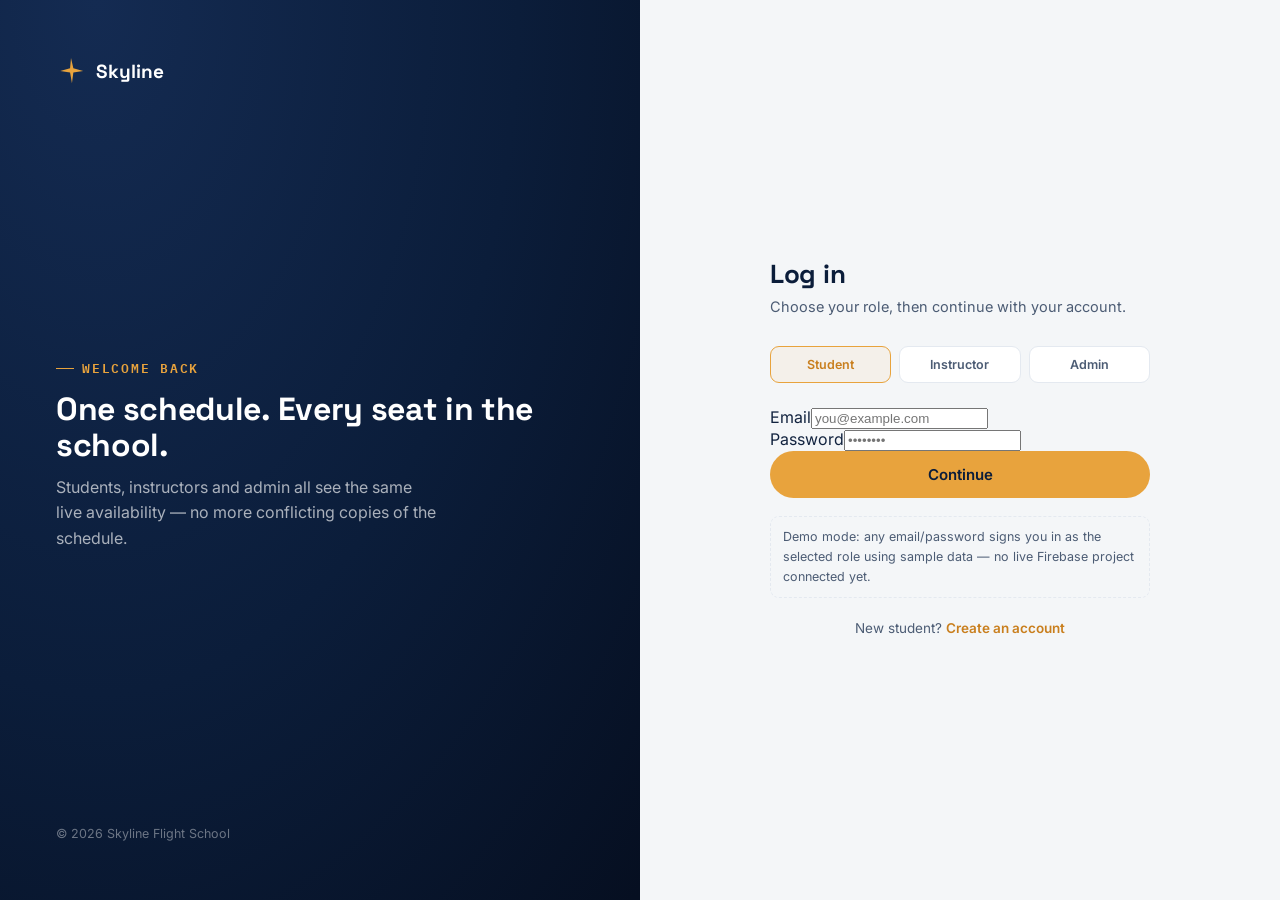
<file: app/instructor.html>
<!DOCTYPE html>
<html lang="en">
<head>
<meta charset="UTF-8">
<meta name="viewport" content="width=device-width, initial-scale=1.0">
<title>My Schedule — Skyline Flight School</title>
<meta name="robots" content="noindex">
<link rel="stylesheet" href="../css/styles.css">
<link rel="stylesheet" href="../css/app.css">
</head>
<body class="app">
<div class="app-shell" id="app-shell-root"></div>

<template id="tpl-main">
  <div class="app-top">
    <div><h1>Today's schedule</h1><p id="dateLabel">–</p></div>
  </div>

  <div class="kpi-row">
    <div class="card kpi"><span>Lessons today</span><strong id="kpiToday">–</strong></div>
    <div class="card kpi"><span>Students this week</span><strong id="kpiStudents">–</strong></div>
    <div class="card kpi"><span>Flight hours this week</span><strong id="kpiHours">–</strong></div>
    <div class="card kpi"><span>Completed today</span><strong id="kpiDone">–</strong></div>
  </div>

  <div class="panel">
    <div class="panel-head"><h2>Today's flight strips</h2></div>
    <div id="scheduleList"></div>
  </div>

  <div class="panel" id="students">
    <div class="panel-head"><h2>My students</h2></div>
    <table class="data-table">
      <thead><tr><th>Student</th><th>Goal</th><th>Lessons flown</th><th>Last lesson</th></tr></thead>
      <tbody id="studentsBody"></tbody>
    </table>
  </div>
</template>

<div class="modal-backdrop" id="notesModal">
  <div class="modal">
    <div class="modal-head"><h3>Log lesson &amp; mark complete</h3><button class="modal-close" id="closeNotes">&times;</button></div>
    <form id="notesForm">
      <input type="hidden" id="n-id">
      <div class="field"><label>Aircraft used</label><input id="n-aircraft" disabled></div>
      <div class="field"><label>Flight duration (hours)</label><input id="n-duration" type="number" step="0.1" min="0.1" required value="1.2"></div>
      <div class="field"><label>Training completed</label><input id="n-training" placeholder="e.g. Steep turns, stalls, pattern work" required></div>
      <div class="field"><label>Lesson notes for student</label><textarea id="n-notes" rows="4" placeholder="Progress, focus areas for next lesson…"></textarea></div>
      <button class="btn btn-primary btn-block" type="submit">Mark lesson completed</button>
    </form>
  </div>
</div>

<script type="module" src="../js/instructor-app.js"></script>
</body>
</html>
</file>
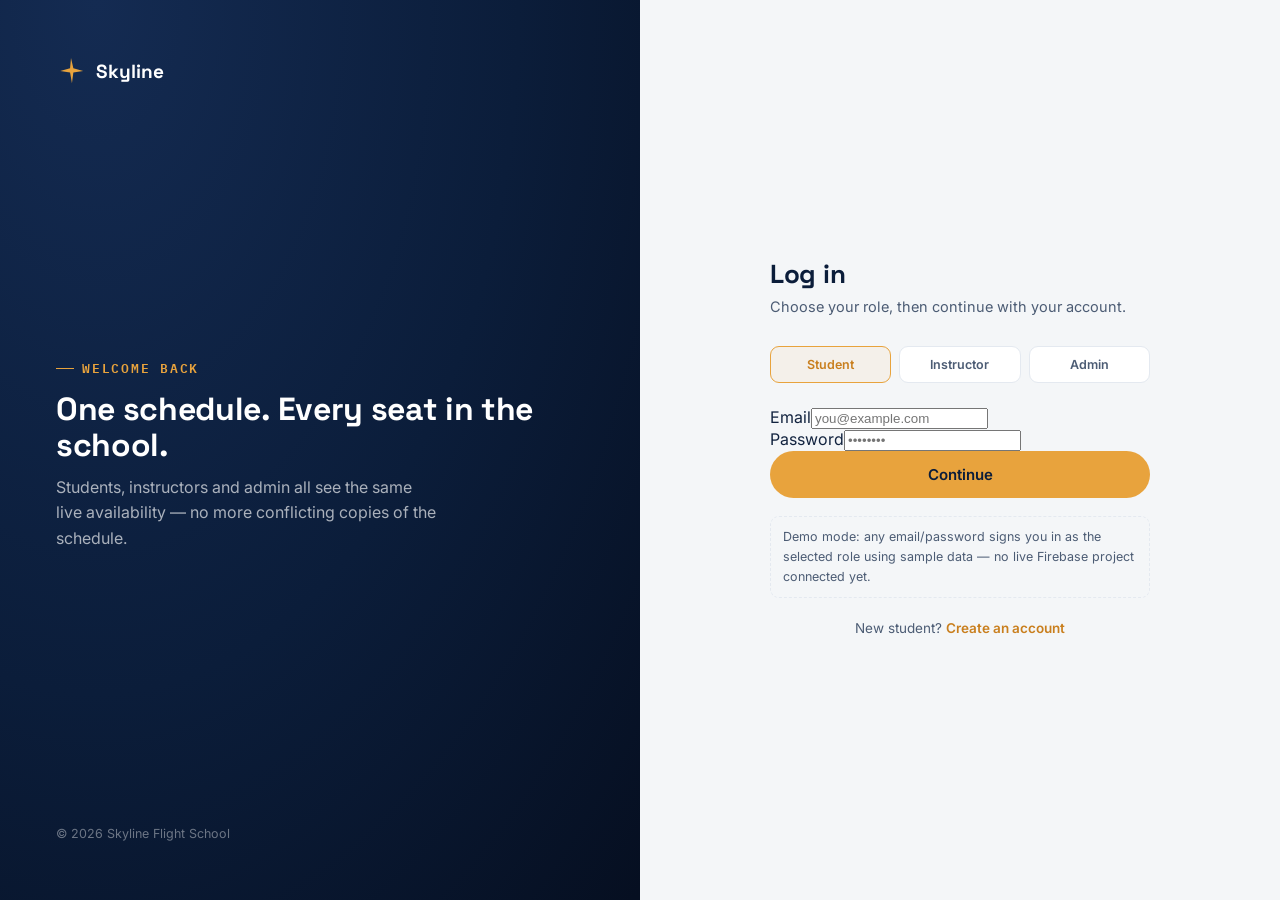
<file: app/student.html>
<!DOCTYPE html>
<html lang="en">
<head>
<meta charset="UTF-8">
<meta name="viewport" content="width=device-width, initial-scale=1.0">
<title>My Bookings — Skyline Flight School</title>
<meta name="robots" content="noindex">
<link rel="stylesheet" href="../css/styles.css">
<link rel="stylesheet" href="../css/app.css">
</head>
<body class="app">
<div class="app-shell" id="app-shell-root"></div>

<template id="tpl-main">
  <div class="app-top">
    <div>
      <h1>Welcome back, <span id="studentName">Student</span></h1>
      <p>Here's what's coming up in your training.</p>
    </div>
    <button class="btn btn-primary" id="openBookBtn">+ Book a lesson</button>
  </div>

  <div class="kpi-row">
    <div class="card kpi"><span>Upcoming lessons</span><strong id="kpiUpcoming">–</strong></div>
    <div class="card kpi"><span>Hours logged</span><strong id="kpiHours">–</strong></div>
    <div class="card kpi"><span>Training goal</span><strong style="font-size:16px;">Private Pilot</strong></div>
    <div class="card kpi"><span>Account balance</span><strong id="kpiBalance">–</strong><small>Positive = credit on file</small></div>
  </div>

  <div class="panel" id="upcoming">
    <div class="panel-head"><h2>Upcoming bookings</h2></div>
    <div id="upcomingList"></div>
  </div>

  <div class="panel" id="account">
    <div class="panel-head"><h2>Account &amp; balance</h2></div>
    <div id="accountBlock"></div>
  </div>

  <div class="panel" id="history">
    <div class="panel-head"><h2>Lesson history &amp; instructor notes</h2></div>
    <table class="data-table">
      <thead><tr><th>Date</th><th>Lesson</th><th>Instructor</th><th>Aircraft</th><th>Instructor notes</th></tr></thead>
      <tbody id="historyBody"></tbody>
    </table>
  </div>
</template>

<!-- Book a lesson modal -->
<div class="modal-backdrop" id="bookModal">
  <div class="modal">
    <div class="modal-head"><h3>Book a lesson</h3><button class="modal-close" id="closeBook">&times;</button></div>
    <form id="bookForm">
      <div class="field-row">
        <div class="field"><label>Date</label><input type="date" id="f-date" required min="2026-07-10"></div>
        <div class="field"><label>Start time</label><input type="time" id="f-start" required value="09:00"></div>
      </div>
      <div class="field"><label>Lesson type</label>
        <select id="f-lesson">
          <option>Discovery Flight</option>
          <option>Circuits & Landings</option>
          <option>Navigation</option>
          <option>Instrument Approach</option>
          <option>Cross-Country Prep</option>
          <option>Pre-Solo Review</option>
        </select>
      </div>
      <div class="field-row">
        <div class="field"><label>Instructor</label><select id="f-instructor"></select></div>
        <div class="field"><label>Aircraft</label><select id="f-aircraft"></select></div>
      </div>
      <button class="btn btn-primary btn-block" type="submit">Request booking</button>
      <p style="font-size:12.5px; color:var(--ink-soft); margin-top:10px;">Your request is checked against live availability. You'll be notified once it's confirmed.</p>
    </form>
  </div>
</div>

<script type="module" src="../js/student-app.js"></script>
</body>
</html>
</file>
<file: css/styles.css>
/* ============================================================
   SKYLINE FLIGHT SCHOOL — DESIGN SYSTEM
   Theme: instrument-panel precision meets open sky.
   ============================================================ */

@import url('https://fonts.googleapis.com/css2?family=Space+Grotesk:wght@500;600;700&family=Inter:wght@400;500;600;700&family=IBM+Plex+Mono:wght@500;600&display=swap');

:root{
  /* --- Color tokens --- */
  --sky-deep:      #0B1D3A;   /* night-sky navy — hero / dark surfaces */
  --sky-deep-2:    #142B52;   /* secondary navy, gradient partner */
  --runway:        #F4F6F8;   /* cool light background, app surfaces */
  --runway-card:   #FFFFFF;   /* card surface */
  --ink:           #12233F;   /* primary text on light */
  --ink-soft:      #4C5C74;   /* secondary text on light */
  --cloud:         #E4E9F0;   /* hairlines / dividers */
  --beacon:        #E8A33D;   /* amber accent — CTAs, highlights */
  --beacon-deep:   #C97F1E;   /* amber hover/active */
  --confirmed:     #2E8B74;   /* instrument green — confirmed/completed */
  --requested:     #4C6FE0;   /* requested/pending blue */
  --cancelled:     #C1443C;   /* cancelled */
  --weather:       #7D6A9E;   /* weather-cancelled — violet-grey, distinct from red */

  /* --- Type --- */
  --font-display: 'Space Grotesk', 'Segoe UI', sans-serif;
  --font-body:    'Inter', 'Segoe UI', sans-serif;
  --font-mono:    'IBM Plex Mono', 'Courier New', monospace;

  /* --- Scale --- */
  --radius-sm: 6px;
  --radius-md: 10px;
  --radius-lg: 16px;
  --shadow-sm: 0 1px 2px rgba(11,29,58,0.06), 0 1px 1px rgba(11,29,58,0.04);
  --shadow-md: 0 4px 16px rgba(11,29,58,0.08), 0 2px 4px rgba(11,29,58,0.04);
  --shadow-lg: 0 12px 32px rgba(11,29,58,0.14);
}

*,*::before,*::after{ box-sizing:border-box; }
html{ scroll-behavior:smooth; }
body{
  margin:0;
  font-family:var(--font-body);
  color:var(--ink);
  background:var(--runway);
  -webkit-font-smoothing:antialiased;
}
img,svg{ max-width:100%; display:block; }
a{ color:inherit; text-decoration:none; }
h1,h2,h3,h4{ font-family:var(--font-display); margin:0; line-height:1.1; letter-spacing:-0.01em; }
p{ margin:0; line-height:1.6; }
button{ font-family:inherit; cursor:pointer; }
.mono{ font-family:var(--font-mono); letter-spacing:0.01em; }

@media (prefers-reduced-motion: reduce){
  *{ animation-duration:0.001ms !important; animation-iteration-count:1 !important; transition-duration:0.001ms !important; scroll-behavior:auto !important; }
}

:focus-visible{ outline:3px solid var(--beacon); outline-offset:2px; }

.wrap{ max-width:1180px; margin:0 auto; padding:0 24px; }
.eyebrow{
  font-family:var(--font-mono); font-size:12.5px; font-weight:600;
  letter-spacing:0.14em; text-transform:uppercase; color:var(--beacon-deep);
  display:flex; align-items:center; gap:8px;
}
.eyebrow::before{ content:''; width:18px; height:1.5px; background:var(--beacon); }

/* --- Buttons --- */
.btn{
  display:inline-flex; align-items:center; justify-content:center; gap:8px;
  padding:13px 24px; border-radius:999px; font-weight:600; font-size:15px;
  border:1.5px solid transparent; transition:transform .15s ease, box-shadow .15s ease, background .15s ease;
  white-space:nowrap;
}
.btn:active{ transform:scale(0.97); }
.btn-primary{ background:var(--beacon); color:var(--sky-deep); }
.btn-primary:hover{ background:var(--beacon-deep); box-shadow:var(--shadow-md); }
.btn-outline{ background:transparent; border-color:rgba(255,255,255,0.35); color:#fff; }
.btn-outline:hover{ border-color:#fff; background:rgba(255,255,255,0.08); }
.btn-ghost{ background:transparent; color:var(--ink); border-color:var(--cloud); }
.btn-ghost:hover{ background:var(--cloud); }
.btn-dark{ background:var(--sky-deep); color:#fff; }
.btn-dark:hover{ background:var(--sky-deep-2); }
.btn-sm{ padding:9px 16px; font-size:13.5px; }
.btn-block{ width:100%; }

/* --- Nav --- */
.nav{
  position:sticky; top:0; z-index:50;
  background:rgba(11,29,58,0.92); backdrop-filter:blur(10px);
  border-bottom:1px solid rgba(255,255,255,0.08);
}
.nav .wrap{ display:flex; align-items:center; justify-content:space-between; height:72px; }
.brand{ display:flex; align-items:center; gap:10px; color:#fff; font-family:var(--font-display); font-weight:700; font-size:19px; }
.brand svg{ width:30px; height:30px; }
.nav-links{ display:flex; align-items:center; gap:32px; }
.nav-links a{ color:rgba(255,255,255,0.78); font-size:14.5px; font-weight:500; transition:color .15s; }
.nav-links a:hover{ color:#fff; }
.nav-cta{ display:flex; gap:12px; align-items:center; }
.nav-toggle{ display:none; }

@media (max-width:860px){
  .nav-links{ display:none; }
  .nav-toggle{ display:block; background:none; border:none; color:#fff; }
}

/* --- Cards --- */
.card{
  background:var(--runway-card); border:1px solid var(--cloud); border-radius:var(--radius-lg);
  box-shadow:var(--shadow-sm);
}

/* --- Badges (flight-strip status style) --- */
.badge{
  display:inline-flex; align-items:center; gap:6px; font-family:var(--font-mono);
  font-size:11.5px; font-weight:600; letter-spacing:0.04em; text-transform:uppercase;
  padding:4px 10px; border-radius:5px; border:1px solid transparent;
}
.badge::before{ content:''; width:6px; height:6px; border-radius:50%; background:currentColor; }
.badge-requested{ background:rgba(76,111,224,0.1); color:var(--requested); border-color:rgba(76,111,224,0.25); }
.badge-confirmed{ background:rgba(46,139,116,0.1); color:var(--confirmed); border-color:rgba(46,139,116,0.25); }
.badge-completed{ background:rgba(18,35,63,0.08); color:var(--ink-soft); border-color:rgba(18,35,63,0.15); }
.badge-cancelled{ background:rgba(193,68,60,0.1); color:var(--cancelled); border-color:rgba(193,68,60,0.25); }
.badge-weather{ background:rgba(125,106,158,0.1); color:var(--weather); border-color:rgba(125,106,158,0.25); }

/* --- Footer --- */
.footer{ background:var(--sky-deep); color:rgba(255,255,255,0.6); padding:56px 0 28px; }
.footer .wrap{ display:grid; grid-template-columns:1.4fr 1fr 1fr 1fr; gap:32px; }
.footer h4{ color:#fff; font-size:14px; margin-bottom:14px; }
.footer a{ color:rgba(255,255,255,0.6); font-size:14px; display:block; padding:5px 0; }
.footer a:hover{ color:#fff; }
.footer-bottom{ border-top:1px solid rgba(255,255,255,0.12); margin-top:40px; padding-top:20px; font-size:13px; display:flex; justify-content:space-between; flex-wrap:wrap; gap:12px; }
@media (max-width:760px){ .footer .wrap{ grid-template-columns:1fr 1fr; } }

/* --- Section rhythm --- */
section{ padding:96px 0; }
@media (max-width:760px){ section{ padding:64px 0; } }
</file>
<file: css/app.css>
/* ============================================================
   APP SHELL — dashboards, calendar, forms
   ============================================================ */

body.app{ background:var(--runway); }

.app-shell{ display:grid; grid-template-columns:240px 1fr; min-height:100vh; }
.app-side{ background:var(--sky-deep); color:#fff; padding:24px 16px; display:flex; flex-direction:column; }
.app-side .brand{ padding:0 8px 24px; }
.app-nav{ display:flex; flex-direction:column; gap:2px; flex:1; }
.app-nav a{ display:flex; align-items:center; gap:12px; padding:11px 14px; border-radius:10px; font-size:14px; font-weight:500; color:rgba(255,255,255,0.72); }
.app-nav a svg{ width:18px; height:18px; opacity:0.85; flex-shrink:0; }
.app-nav a:hover{ background:rgba(255,255,255,0.06); color:#fff; }
.app-nav a.active{ background:rgba(232,163,61,0.14); color:var(--beacon); }
.app-side-foot{ border-top:1px solid rgba(255,255,255,0.1); padding-top:14px; margin-top:14px; font-size:13px; color:rgba(255,255,255,0.5); }
.app-side-foot a{ color:rgba(255,255,255,0.7); }

.app-main{ padding:32px 40px; max-width:1280px; }
.app-top{ display:flex; justify-content:space-between; align-items:flex-start; margin-bottom:28px; flex-wrap:wrap; gap:16px; }
.app-top h1{ font-size:26px; color:var(--sky-deep); }
.app-top p{ color:var(--ink-soft); font-size:14.5px; margin-top:4px; }

.kpi-row{ display:grid; grid-template-columns:repeat(4,1fr); gap:16px; margin-bottom:28px; }
.kpi{ padding:18px 20px; }
.kpi span{ display:block; font-size:12.5px; color:var(--ink-soft); font-weight:600; text-transform:uppercase; letter-spacing:0.04em; margin-bottom:8px; }
.kpi strong{ font-family:var(--font-display); font-size:26px; color:var(--sky-deep); }
.kpi small{ display:block; margin-top:4px; font-size:12.5px; color:var(--ink-soft); }
@media (max-width:1000px){ .kpi-row{ grid-template-columns:1fr 1fr; } }

.panel{ padding:22px 24px; margin-bottom:24px; }
.panel-head{ display:flex; justify-content:space-between; align-items:center; margin-bottom:18px; flex-wrap:wrap; gap:10px; }
.panel-head h2{ font-size:16.5px; color:var(--sky-deep); }

/* --- Calendar controls --- */
.cal-toolbar{ display:flex; align-items:center; gap:10px; flex-wrap:wrap; }
.cal-toolbar select, .cal-toolbar input{ font-family:inherit; font-size:13.5px; padding:8px 10px; border:1px solid var(--cloud); border-radius:8px; background:#fff; }
.cal-nav{ display:flex; align-items:center; gap:8px; }
.cal-nav button{ width:32px; height:32px; border-radius:8px; border:1px solid var(--cloud); background:#fff; display:flex; align-items:center; justify-content:center; }
.cal-nav button:hover{ background:var(--cloud); }
.cal-label{ font-family:var(--font-mono); font-size:13px; color:var(--ink-soft); min-width:150px; text-align:center; }

/* --- Daily view: flight-strip rows --- */
.day-strip{ display:flex; align-items:center; gap:16px; padding:14px 16px; border:1px solid var(--cloud); border-left:4px solid var(--requested); border-radius:10px; margin-bottom:10px; background:#fff; flex-wrap:wrap; }
.day-strip.status-confirmed{ border-left-color:var(--confirmed); }
.day-strip.status-completed{ border-left-color:var(--ink-soft); }
.day-strip.status-cancelled{ border-left-color:var(--cancelled); }
.day-strip.status-weather_cancelled{ border-left-color:var(--weather); }
.day-strip .time{ font-family:var(--font-mono); font-weight:600; font-size:14px; color:var(--sky-deep); width:104px; flex-shrink:0; }
.day-strip .who{ flex:1; min-width:180px; }
.day-strip .who strong{ display:block; font-size:14.5px; }
.day-strip .who span{ font-size:12.5px; color:var(--ink-soft); }
.day-strip .meta{ display:flex; gap:18px; font-size:12.5px; color:var(--ink-soft); flex-wrap:wrap; }
.day-strip .meta b{ color:var(--ink); font-family:var(--font-mono); font-weight:600; }
.day-strip .actions{ display:flex; gap:8px; margin-left:auto; }

/* --- Weekly grid --- */
.week-grid{ display:grid; grid-template-columns:64px repeat(7,1fr); border:1px solid var(--cloud); border-radius:12px; overflow:hidden; }
.week-grid .head-cell{ background:var(--runway); font-family:var(--font-mono); font-size:12px; padding:10px 6px; text-align:center; border-bottom:1px solid var(--cloud); border-left:1px solid var(--cloud); }
.week-grid .head-cell:first-child{ border-left:none; }
.week-grid .head-cell strong{ display:block; font-family:var(--font-body); font-size:13px; color:var(--sky-deep); }
.week-grid .time-cell{ font-family:var(--font-mono); font-size:11px; color:var(--ink-soft); padding:6px; text-align:right; border-top:1px solid var(--cloud); }
.week-grid .day-cell{ border-top:1px solid var(--cloud); border-left:1px solid var(--cloud); min-height:46px; padding:3px; position:relative; }
.week-block{ font-size:11px; padding:4px 6px; border-radius:6px; margin-bottom:2px; cursor:pointer; line-height:1.3; }
.week-block b{ display:block; font-family:var(--font-mono); }
.week-block.status-requested{ background:rgba(76,111,224,0.14); color:var(--requested); }
.week-block.status-confirmed{ background:rgba(46,139,116,0.14); color:var(--confirmed); }
.week-block.status-completed{ background:rgba(18,35,63,0.09); color:var(--ink-soft); }
.week-block.status-cancelled{ background:rgba(193,68,60,0.12); color:var(--cancelled); text-decoration:line-through; }
.week-block.status-weather_cancelled{ background:rgba(125,106,158,0.14); color:var(--weather); }
.week-block.maint{ background:repeating-linear-gradient(45deg,#F0E4D2,#F0E4D2 6px,#E9D6B8 6px,#E9D6B8 12px); color:#8A6A2E; }

/* --- Tables --- */
table.data-table{ width:100%; border-collapse:collapse; font-size:14px; }
.data-table th{ text-align:left; font-size:12px; text-transform:uppercase; letter-spacing:0.04em; color:var(--ink-soft); padding:10px 12px; border-bottom:1px solid var(--cloud); }
.data-table td{ padding:12px; border-bottom:1px solid var(--cloud); vertical-align:middle; }
.data-table tr:last-child td{ border-bottom:none; }
.pill-status{ display:inline-flex; align-items:center; gap:6px; font-size:12.5px; }
.dot{ width:8px; height:8px; border-radius:50%; }
.dot.available{ background:var(--confirmed); }
.dot.maintenance{ background:var(--weather); }
.dot.unavailable{ background:var(--cancelled); }

/* --- Forms / modal --- */
.field{ margin-bottom:16px; }
.field label{ display:block; font-size:13px; font-weight:600; color:var(--ink); margin-bottom:6px; }
.field input, .field select, .field textarea{
  width:100%; padding:11px 13px; border:1.5px solid var(--cloud); border-radius:9px; font-family:inherit; font-size:14.5px; background:#fff; color:var(--ink);
}
.field input:focus, .field select:focus, .field textarea:focus{ border-color:var(--beacon); }
.field-row{ display:grid; grid-template-columns:1fr 1fr; gap:14px; }

.modal-backdrop{ position:fixed; inset:0; background:rgba(11,29,58,0.5); display:none; align-items:center; justify-content:center; z-index:100; padding:20px; }
.modal-backdrop.open{ display:flex; }
.modal{ background:#fff; border-radius:16px; padding:28px; width:100%; max-width:480px; max-height:90vh; overflow:auto; box-shadow:var(--shadow-lg); }
.modal-head{ display:flex; justify-content:space-between; align-items:center; margin-bottom:18px; }
.modal-head h3{ font-size:18px; color:var(--sky-deep); }
.modal-close{ background:none; border:none; font-size:20px; color:var(--ink-soft); }

.toast{ position:fixed; bottom:24px; right:24px; background:var(--sky-deep); color:#fff; padding:14px 20px; border-radius:10px; box-shadow:var(--shadow-lg); font-size:14px; z-index:200; opacity:0; transform:translateY(10px); transition:all .25s ease; }
.toast.show{ opacity:1; transform:translateY(0); }

@media (max-width:900px){
  .app-shell{ grid-template-columns:1fr; }
  .app-side{ display:none; }
  .app-main{ padding:20px; }
  .kpi-row{ grid-template-columns:1fr 1fr; }
  .week-grid{ grid-template-columns:44px repeat(7,minmax(90px,1fr)); overflow-x:auto; }
}
</file>
